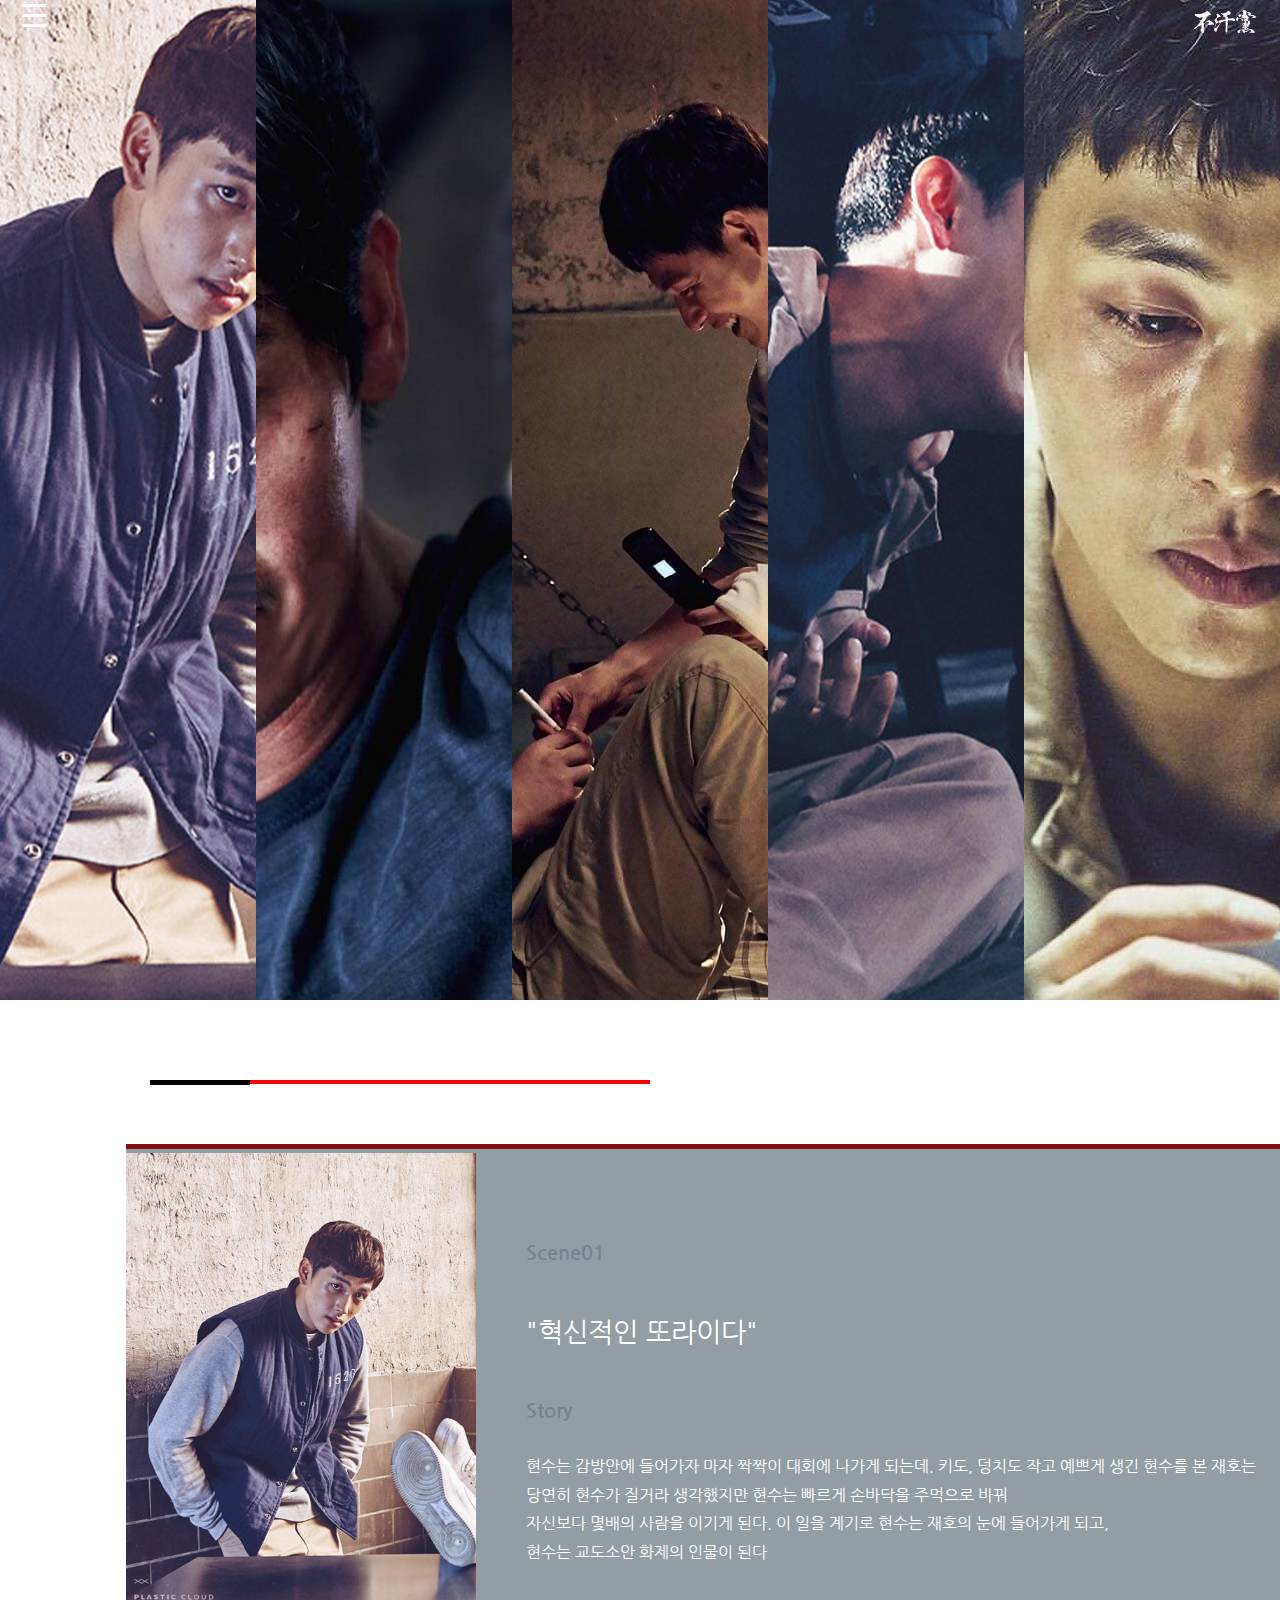
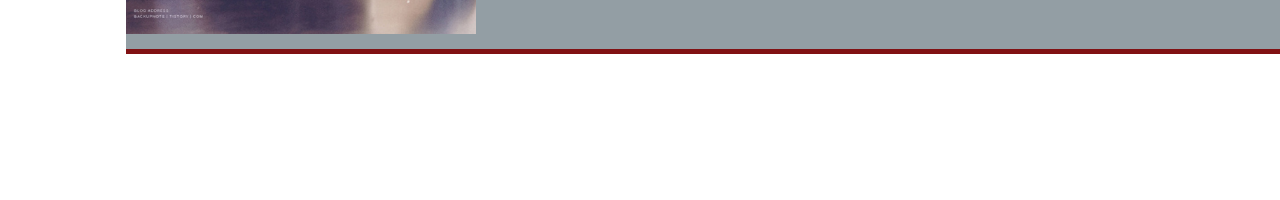
<file: second.html>
<!DOCTYPE html>
<html>
    <head>
        <meta charset="utf-8">
        <link href="https://fonts.googleapis.com/css?family=Nanum+Gothic&display=swap" rel="stylesheet">
        <link href="https://fonts.googleapis.com/css?family=Nanum+Gothic|Nanum+Myeongjo&display=swap" rel="stylesheet">
        <meta name="viewport" content="width=device-width, initial-scale=1.0">
        <link rel="stylesheet" type="text/css" href="section.css" media="all">
        <style>
*{
    font-family: 'Nanum Gothic', sans-serif;
}
        [class*="c_"] {
            float:left;
        
        }
        [class*="c_"] {
            width:100%;
        }
        @media only screen and (min-width:600px) {
            .c_m_1 {width:8.33%;}
            .c_m_2 {width:16.66%;}
            .c_m_3 {width:25%;}
            .c_m_4 {width:33.33%;}
            .c_m_5 {width:41.66%;}
            .c_m_6 {width:50%;}
            .c_m_7 {width:58.33%;}
            .c_m_8 {width:66.66%;}
            .c_m_9 {width:75%;}
            .c_m_10 {width:83.33%;}
            .c_m_11 {width:91.66%;}
            .c_m_12 {width:100%;}
        }

        @media only screen and (min-width:768px) {
            .c_1 {width:8.33%;}
            .c_2 {width:16.66%;}
            .c_3 {width:25%;}
            .c_4 {width:33.33%;}
            .c_5 {width:41.66%;}
            .c_6 {width:50%;}
            .c_7 {width:58.33%;}
            .c_8 {width:66.66%;}
            .c_9 {width:75%;}
            .c_10 {width:83.33%;}
            .c_11 {width:91.66%;}
            .c_12 {width:100%;}
        }

      
        footer {
            height:60px;
            padding:10px;
            clear:both;
            text-align:center;
            background-color:#eeeeee;
        }



.accordion {

  height: 1000px;
  overflow: hidden;
  margin: 0 auto;
}
.accordion ul {
  width: 100%;
  display: table;
  table-layout: fixed;
  margin: 0;
  padding: 0;
}
.accordion ul li {
  display: table-cell;
  vertical-align: bottom;
  position: relative;
  width: 16.666%;
  height: 500px;
  background-repeat: no-repeat;
  background-position: center center;
  transition: all 500ms ease;
}
.accordion ul li div {
  display: block;
  overflow: hidden;
  width: 100%;
}
.accordion ul li div a {
  display: block;
  height: 1000px;
  width: 100%;
  position: relative;
  z-index: 3;
  vertical-align: bottom;
  padding: 200px 200px;
line-height: 150%;
  box-sizing: border-box;
  color: #fff;
  text-decoration: none;

  transition: all 200ms ease;
}
.accordion ul li div a * {
  opacity: 0;
  margin: 0;
  width: 100%;
  text-overflow: ellipsis;
  position: relative;
  z-index: 5;
  white-space: nowrap;
  overflow: hidden;
  -webkit-transform: translateX(-20px);
  transform: translateX(-20px);
  -webkit-transition: all 400ms ease;
  transition: all 400ms ease;
}
.accordion ul li div a h2 {

  text-overflow: clip;
  font-size: 24px;
  text-transform: uppercase;
  margin-bottom: 2px;
  top: 160px;
}
.accordion ul li div a p {
  top: 160px;
  font-size: 13.5px;
}
.accordion ul li:nth-child(1) {
  background-image: url("img/01.jpg");
}
.accordion ul li:nth-child(2) {
  background-image: url("img/08.jpg");
}
.accordion ul li:nth-child(3) {
  background-image: url("img/09.jpg");
}
.accordion ul li:nth-child(4) {
  background-image: url("img/02.jpg");
}

.accordion ul li:nth-child(5) {
  background-image: url("img/07.jpg");
}



.accordion ul:hover li, .accordion ul:focus-within li {
  width: 20%;
}
.accordion ul li:focus {
  outline: none;
}
.accordion ul:hover li:hover,
.accordion ul li:focus, .accordion ul:focus-within li:focus {
  width: 100%;
}
.accordion ul:hover li:hover a,
.accordion ul li:focus a, .accordion ul:focus-within li:focus a {
  background: rgba(0, 0, 0, 0.4);
}
.accordion ul:hover li:hover a *,
.accordion ul li:focus a *, .accordion ul:focus-within li:focus a * {
  opacity: 1;
  -webkit-transform: translateX(0);
  transform: translateX(0);
}
.accordion ul:hover li {
  width: 8% !important;
}
.accordion ul:hover li a * {
  opacity: 0 !important;
}
.accordion ul:hover li:hover {
  width: 60% !important;
}
.accordion ul:hover li:hover a {
  background: rgba(0, 0, 0, 0.4);
}
.accordion ul:hover li:hover a * {
  opacity: 1 !important;
  -webkit-transform: translateX(0);
  transform: translateX(0);
}

@media screen and (max-width: 600px) {
  body {
    margin: 0;

  }


  .accordion {
    height: auto;
  }
  .accordion ul li, .accordion ul li:hover, .accordion ul:hover li, .accordion ul:hover li:hover {
    position: relative;
    display: table;
    table-layout: fixed;
    width: 100%;
    -webkit-transition: none;
    transition: none;
  }
}
.about {
  text-align: center;

  font-size: 12px;
  color: #666;
}

 p{
    padding-top:30px;}
.about a {
  color: blue;
  text-decoration: none;
}
.about a:hover {
  text-decoration: underline;
}


/* 이거는 메뉴 css */

header{
    height: 0;
    width: 100%;
    position: fixed;
    z-index: 9999999;
}


header img{
    margin-left: 10px;
}

html,
  body {
    width: 100%;
    height: 100%;
    
  }

  #logo{

float: right;
margin-right: 20px;

  }


  .open,
  .close {
    display: inline-block;
    padding: 0;
    margin-left: 20px;
    cursor: pointer;
    font-size: 2rem;

    color: #fff;
    text-decoration: none;
    transition: 0.5s;
  }
  
  .overlay {
    position: fixed;
    width: 0;
    top: 0;
    background-color: #333;
    opacity: 0.7;
    overflow-x: hidden;
    height: 100%;
    transition: 0.5s;
  }
  
  .overlay-content {
    text-align: center;
    position: relative;
    width: 100%;
    padding-top: 200px;
    margin-top: 30px;
  }
  
  .overlay-content a {
    font-size: 2rem;
    color: #fff;
    display: block;
    padding: 20px;
    margin-bottom: 4px;
    text-decoration: none;
    transition: 0.3s;
    position: relative;
  }
  .overlay-content a:after {
    content: "";
    position: absolute;
    bottom: 0;
    left: 50%;
    width: 0%;
    transform: translateX(-50%);
    height: 3px;
    background: #fff;
    transition: 0.3s;
    display: block;
  }
  .overlay-content a:hover {
    color: #ff9f1a;
  }
  
  .overlay-content a:hover:after {
    width: 25%;
  }
  
.story01{
    z-index: -10;
    height: 800px;
    width: 100%;
    background: url('img/bg-min.gif')  no-repeat center center fixed;
    background-size: cover; 
}

#img{
    z-index: 111;
    float: left;
    position: absolute;
    margin-top: 20px;
 
}



@media ( max-width:600px) {

  
}


#story_01{
    z-index: 111;
    clear: both;
    float: right;
    color:#fff;
    font-family: 'Nanum Gothic', sans-serif;
position: absolute;
    margin-top: 250px;
    margin-left:400px;
    display: inline-block;
    line-height: 150%;
}


#sc{
    font-size: 20pt;
    z-index: 111;
    clear: both;
    float: right;
    color:#fff;
    font-family: 'Nanum Gothic', sans-serif;
position: absolute;
    margin-top:100px;
    margin-left:400px;
    display: inline-block;
    line-height: 150%;

}



#box{   
    background-color: rgba(39, 62, 73,0.5);
    height: 500px;
    width: 1200px;
    margin-top:-5px;
  position: absolute;
    margin-left: auto;

    border-top: 5px solid #811113;
    border-bottom: 5px solid #811113
}
.title{
    font-size: 15pt;
    font-weight: bold;
    color: #758490;
    width: 500px
} 

#info_01{
    line-height:180%;
}


    *{margin:0;padding:0}
    body{font-family:'Roboto', sans-serif}
    a{text-decoration:none}
    ul{list-style-type:none}
    .tab-menu{width:800px;margin:0 auto;margin-top:80px; display: inline-block}
    .tab-menu ul{display:flex;margin: auto; width: 500px}
    .tab-menu li{flex:1;height:20px; width: 500px}
    .tab-menu li a{position:relative;display:block;height:4px;background-color:red;text-transform:uppercase;text-align:center;color:#fff;line-height:30px;}
    .tab-menu li a.selected{background-color:#000;cursor:default; height:5px;}
    .tab-container{width:85%;margin:0 auto; box-sizing:border-box}
    .tab-container .tab-content{display:none;padding:30px;height:500px;box-sizing:border-box}
    .tab-container .tab-content.selected{display:block} 
        </style>
    </head>
    <body>
    
 <header id="top_menu">


<span class="open" onclick="openNavbar()">&#9776; </span>
    <div id="navbar" class="overlay">
      <a href="javascript:void(0);" onclick="closeNavbar()" class="close">&#9932;</a>
      <div class="overlay-content">
        <a href="index.html">movie</a>
        <a href="second.html">D-0</a>
        <a href="03.html">D+0</a>
        <a href="music.html">etc</a>
    
      </div>
    </div>
    
    <img id="logo" src="img/logo.png" width="70px">
    </header>
     <article>

            <div class="accordion">
              <ul>
                <li tabindex="1">
                  <div>
                    <a href="#">
                      <h2>"혁신적인 또라이다"</h2>
                      <p>현수는 교도소에 들어오자마자 짝짝이 사건으로 재호의 눈에 들게 된다</p>
                    </a>
                  </div>
                </li>
                <li tabindex="2">
                  <div>
                    <a href="#">
                      <h2>"엄마가 그랬어요 불쌍한 사람 보면 돕고 살라고"</h2>
                      <p>현수의 도움으로 칼에 맞을 뻔한 재호가 도움을 받게 되고, 현수는 재호에게 신뢰를 얻게 된다</p>
                    </a>
                  </div>
                </li>
                <li tabindex="3">
                  <div>
                    <a href="#">
                      <h2>"여기 있는 이 아저씨를 신고 하려고요"</h2>
                      <p>재호는 교도소장을 협박하기 위해 현수와 교도소장을 찾아가게 된다. </p>
                    </a>
                  </div>
                </li>

                <li tabindex="4">
                        <div>
                          <a href="#">
                                <h2>"한재호가 협박했어, 너 나가게 해달라고"</h2>
                                <p>뺑소니 사고로 인해 현수의 어머니가 죽게 되고 <br>재호의 도움으로 어머니의 장례를 진행 할 수 있게 된다 </p>
                          </a>
                        </div>
                      </li>
                      <li tabindex="5">
                            <div>
                              <a href="#">
                                <h2>"형, 나 경찰이야"</h2>
                                <p>재호는 현수에게 나가서 같이 일을 하자 말하지만 <br>현수는 재호에게 상상하지도 못했던 고백을 듣게 된다</p>
                              </a>
                            </div>
                          </li>
                
     </article>
     <section class="story01 bg">

            <div id="tab-menu" class="tab-menu">
             
                    <ul>
                     
                      <li><a href="#" class="selected" id="tab1">Scene01</a></li>
                      <li><a href="#" id="tab2">Scene02</a></li>
                      <li><a href="#" id="tab3">Scene03</a></li>
                      <li><a href="#" id="tab4">Scene04</a></li>
                      <li><a href="#" id="tab5">Scene05</a></li>
                    </ul>
                </div>
                <div class="tab-container">
                        
                  <div class="tab-content selected">
                  
                              <img id="img" src="img/01.jpg" width="350px">
                     <div id="sc"> 
                        <div class="title">Scene01<br>
                          

                        </div><br>
                        "혁신적인 또라이다"
                        </div><br>
                        <div id="story_01">   <div class="title">Story</div>
                        <div id="info_01">
                         <br> 현수는 감방안에 들어가자 마자 짝짝이 대회에 나가게 되는데. 키도, 덩치도 작고 예쁘게 생긴 현수를 본 재호는<br>
                           당연히 현수가 질거라 생각했지만 현수는 빠르게 손바닥을 주먹으로 바꿔 <br>
                           자신보다 몇배의 사람을 이기게 된다. 이 일을 계기로 현수는 재호의 눈에 들어가게 되고, <br>
                          현수는 교도소안 화제의 인물이 된다
                        </div>
                         </div>

                         <div id="box"></div>

                    </div>     

                  <div class="tab-content"> 
                        <img id="img" src="img/i_06.jpg" width="350px">
                        <div id="sc"> 
                           <div class="title">Scene02
   
                            </div>
                            <br>"엄마가 그랬어요 불쌍한 사람 보면 돕고 살라고"
                            </div><br>
                            <div id="story_01">   <div class="title">Story</div>
                            <div id="info_01">
                             <br>현수는 재호를 제거할려는 인물에게 공격을 받을수도 있는 위기에서 재호를 구해주게 된다.<br>
                              현수는 재호에게 찾아가지만 재호는 겨우 담배 한보루를 준다.<br>
                              왜 자신을 도와줬냐는 말에 엄마가 불쌍한 사람을 보면 돕고 살라고 했다며 이야기 한다.
                            </div>
                             </div>
   
                            <div id="box"></div>
                    
                  </div>
                  <div class="tab-content">
                        <img id="img" src="img/i_04.jpg" width="350px">
                     <div id="sc"> 
                        <div class="title">Scene03

                        </div>
                        <br>"여기 있는 이 아저씨를 신고 하려고요"
                        </div><br>
                        <div id="story_01">   <div class="title">Story</div>
                        <div id="info_01">
                         <br>재호와 현수는 교도소장을 협박 하려고, 재호의 휴대폰과 담배를 이용하기로 한다. <br>
                        햔수와 재호는 휴대폰속 사진을 들고서 교도소장에게 가는데, 교도소장에게 협박이 먹히게 된다. <br>
                        이 일로 재호는 재호는 제거하려는 사람을 잡을 수 있게 된다.
                        </div>
                         </div>

                         <div id="box"></div>
                  </div>
                  <div class="tab-content">
                        <img id="img" src="img/02.jpg" width="350px">
                        <div id="sc"> 
                           <div class="title">Scene04
   
                           </div>
                           <br>"한재호가 협박했어, 너 나가게 해달라고"
                           </div><br>
                           <div id="story_01">   <div class="title">Story</div>
                           <div id="info_01">
                            <br>분명 멀쩡했던 엄마가 죽자 현수는 이성을 잃게 된다.<br>감옥에서 얌전히만 있지 않았던 현수는 나갈수 없게 된다.<br>
                            재호가 밤에 현수를 찾아와 현수의 입장을 이해한다고 하지만 현수에게는 들리지 않고 오히려 재호와 싸움을 하게 된다.<br>
                            하지만 다음날 아침 재호의 도움으로 엄미의 잘례를 치를 수 있게 된다.</div>
                            </div>
                            
                            <div id="box"></div>

                  </div>

                  <div class="tab-content">                       
                      
                    <img id="img" src="img/i_02.jpg" width="350px">
                    <div id="sc"> 
                       <div class="title">Scene05       

                       </div>
                       <br>"형 나 경찰이야"
                       </div><br>
                       <div id="story_01">   <div class="title">Story</div>
                       <div id="info_01">
                        <br> 같이 일을 하자는 재호의 말이 현수는 달갑지만은 않다. 현수는 재호처럼 평범한 조폭이 아니라<br>
                        재호의 조직을 잡기 위해 들어온 스파이었다.<br> 현수에게 도움을 큰 도움을 준 재호를 더이상 속일수 없었던<br> 
                        현수는 재호에게 자신이 경찰이라고 말하게 된다</div>
                        </div>

                        <div id="box"></div></div>
                </div>
 
        </section>
        <script src="js/js_03.js"></script>
</html>
</file>
<file: section.css>
html, body, div, span, applet, object, iframe,
h1, h2, h3, h4, h5, h6, p, blockquote, pre,
a, abbr, acronym, address, big, cite, code,
del, dfn, em, img, ins, kbd, q, s, samp,
small, strike, strong, sub, sup, tt, var,
b, u, i, center,
dl, dt, dd, ol, ul, li,
fieldset, form, label, legend,
table, caption, tbody, tfoot, thead, tr, th, td,
article, aside, canvas, details, embed, 
figure, figcaption, footer, header, hgroup, 
menu, nav, output, ruby, section, summary,
time, mark, audio, video {
	margin: 0;
	padding: 0;
	border: 0;
	font-size: 100%;
	font: inherit;
	vertical-align: baseline;
}
/* HTML5 display-role reset for older browsers */
article, aside, details, figcaption, figure, 
footer, header, hgroup, menu, nav, section {
	display: block;
}
body {
	line-height: 1;
}
ol, ul {
	list-style: none;
}
blockquote, q {
	quotes: none;
}
blockquote:before, blockquote:after,
q:before, q:after {
	content: '';
	content: none;
}
</file>
